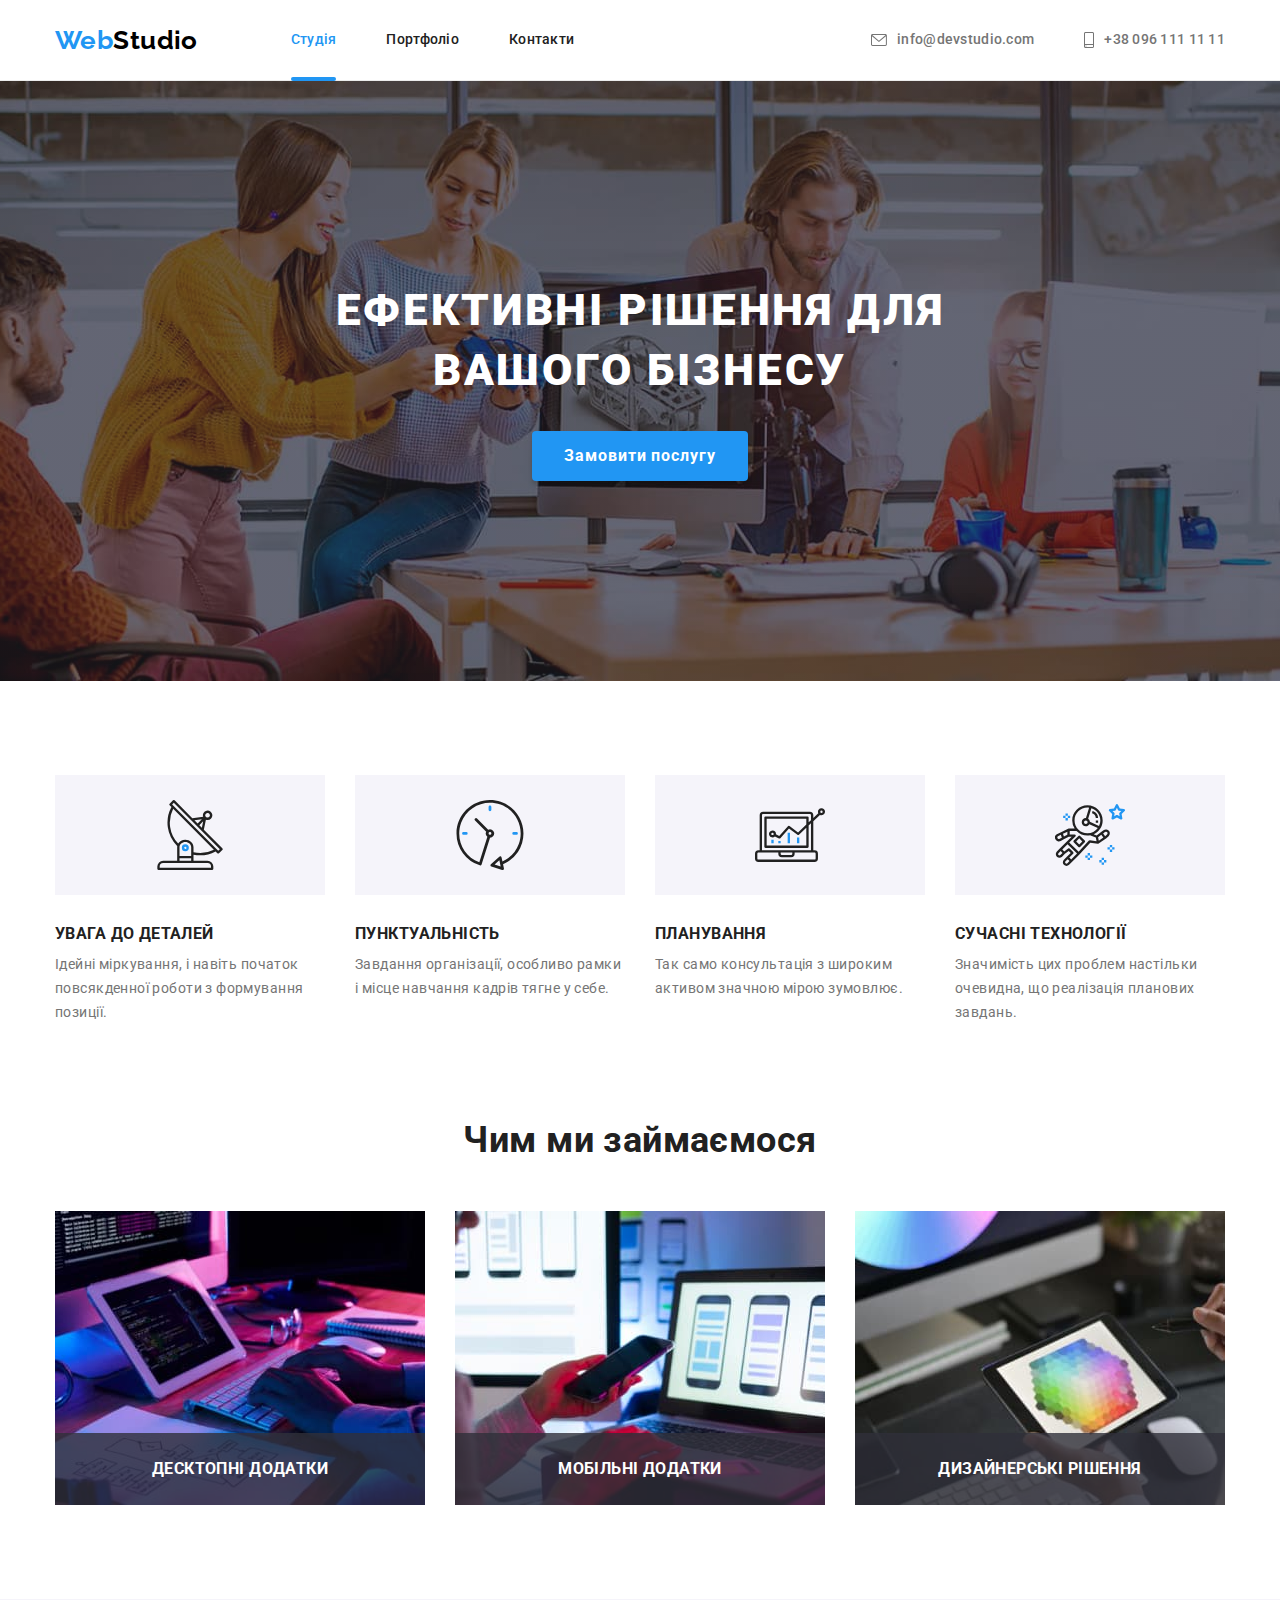
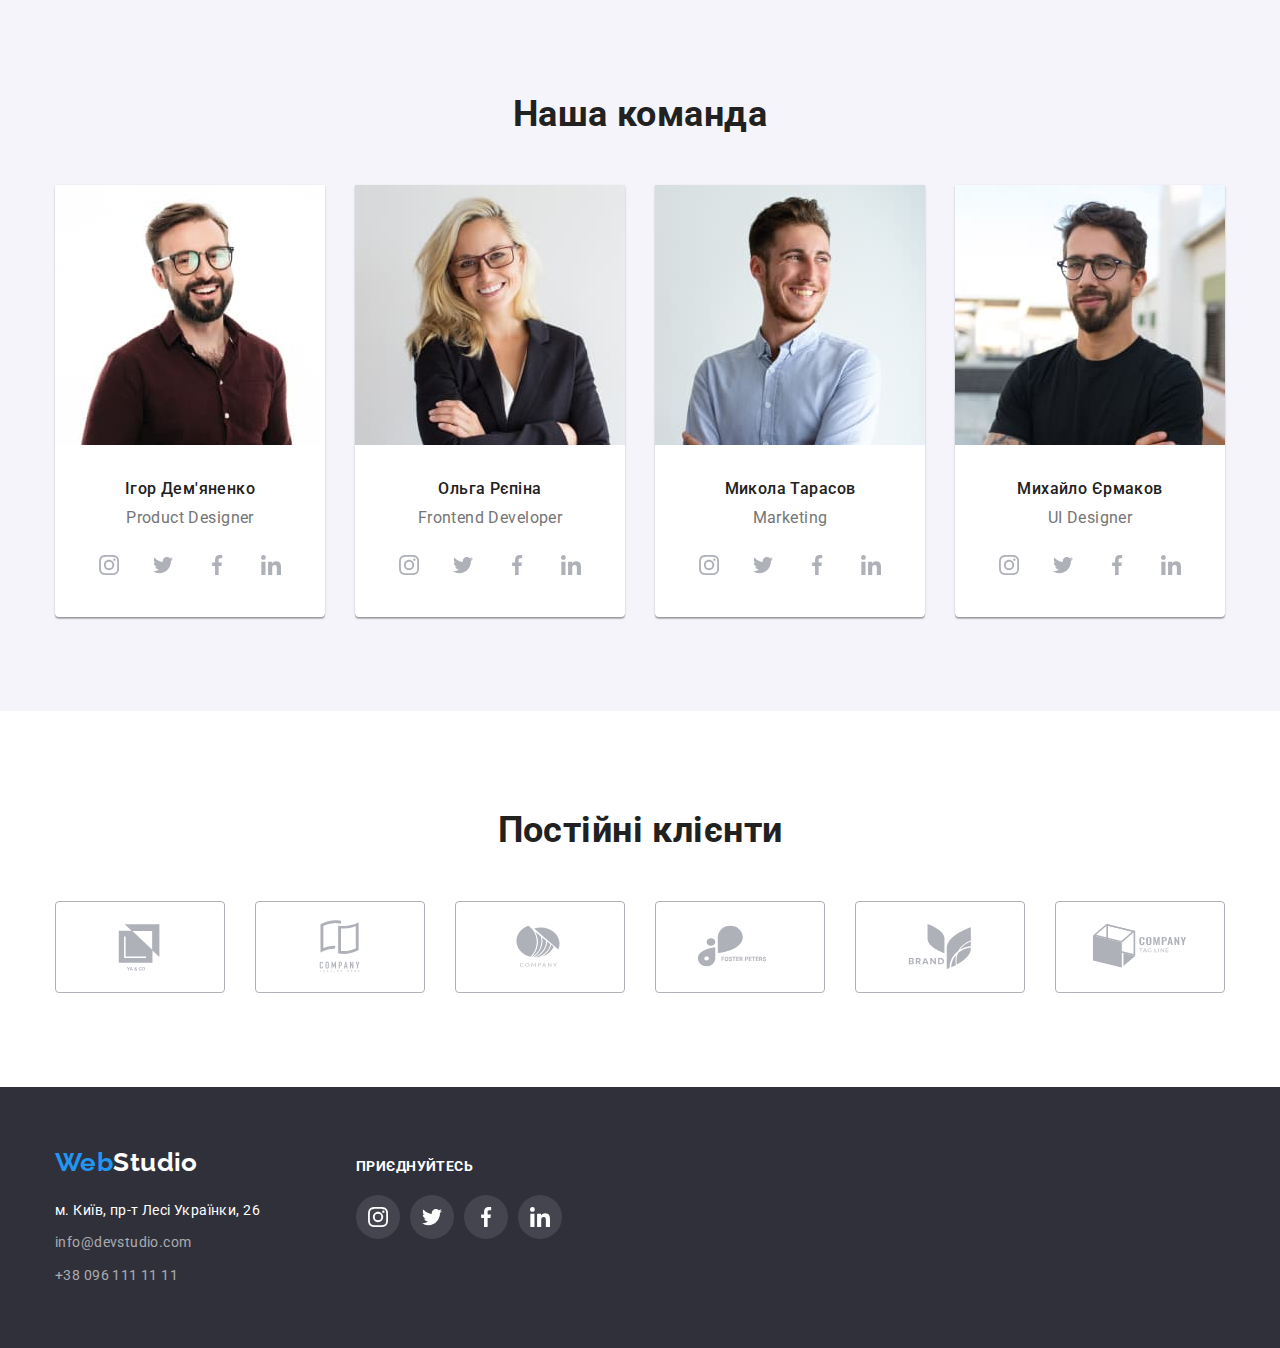
<file: index.html>
<!DOCTYPE html>
<html lang="uk">
  <head>
    <meta charset="UTF-8" />
    <meta http-equiv="X-UA-Compatible" content="IE=edge" />
    <meta name="viewport" content="width=device-width, initial-scale=1.0" />
    <link
      rel="stylesheet"
      href="https://cdn.jsdelivr.net/npm/modern-normalize@1.1.0/modern-normalize.min.css"
    />
    <link rel="preconnect" href="https://fonts.googleapis.com" />
    <link rel="preconnect" href="https://fonts.gstatic.com" crossorigin />
    <link
      href="https://fonts.googleapis.com/css2?family=Raleway:wght@700&family=Roboto:wght@400;500;700;900&display=swap"
      rel="stylesheet"
    />
    <link rel="stylesheet" href="./css/styles.css" />
    <title>Студія</title>
  </head>
  <body>
    <!-- Хедер -->
    <header class="header">
      <div class="container">
        <nav class="header-nav">
          <a class="logo logo-header" href="./index.html" lang="en"
            ><span>Web</span>Studio</a
          >
          <ul class="site-nav">
            <li class="list">
              <a class="link current" href="./index.html">Студія</a>
            </li>
            <li class="list">
              <a class="link" href="./portfolio.html">Портфоліо</a>
            </li>
            <li class="list"><a class="link" href="">Контакти</a></li>
          </ul>
        </nav>
        <ul class="contacts">
          <li>
            <a class="link" href="mailto:info@devstudio.com">
              <svg class="icon-contacts" width="16" height="12">
                <use href="./images/sprite.svg#icon-envelope"></use>
              </svg>
              info@devstudio.com
            </a>
          </li>
          <li>
            <a class="link" href="tel:+380961111111">
              <svg class="icon-contacts" width="10" height="16">
                <use href="./images/sprite.svg#icon-smartphone"></use>
              </svg>
              +38 096 111 11 11
            </a>
          </li>
        </ul>
      </div>
    </header>
    <main>
      <!--Герой-->
      <section class="hero">
        <h1 class="hero-title">Ефективні рішення для вашого бізнесу</h1>
        <button class="button-hero" type="button" data-modal-open>
          Замовити послугу
        </button>
      </section>
      <!--Перелік особливостей компанії-->
      <section class="section feature-section">
        <!--Сховається при роботі з CSS-->
        <!-- <h2 class="temp-section-title">Особливості компанії</h2> -->
        <div class="container">
          <ul class="feature-list">
            <li class="list icon-antenna">
              <div class="background-icon">
                <svg width="70" height="70">
                  <use href="./images/sprite.svg#icon-antenna"></use>
                </svg>
              </div>
              <h3 class="title">УВАГА ДО ДЕТАЛЕЙ</h3>
              <p class="text">
                Ідейні міркування, і навіть початок повсякденної роботи з
                формування позиції.
              </p>
            </li>
            <li class="list icon-clock">
              <div class="background-icon">
                <svg width="70" height="70">
                  <use href="./images/sprite.svg#icon-clock"></use>
                </svg>
              </div>
              <h3 class="title">ПУНКТУАЛЬНІСТЬ</h3>
              <p class="text">
                Завдання організації, особливо рамки і місце навчання кадрів
                тягне у себе.
              </p>
            </li>
            <li class="list icon-diagram">
              <div class="background-icon">
                <svg width="70" height="70">
                  <use href="./images/sprite.svg#icon-diagram"></use>
                </svg>
              </div>
              <h3 class="title">ПЛАНУВАННЯ</h3>
              <p class="text">
                Так само консультація з широким активом значною мірою зумовлює.
              </p>
            </li>
            <li class="list icon-astronaut">
              <div class="background-icon">
                <svg width="70" height="70">
                  <use href="./images/sprite.svg#icon-astronaut"></use>
                </svg>
              </div>
              <h3 class="title">СУЧАСНІ ТЕХНОЛОГІЇ</h3>
              <p class="text">
                Значимість цих проблем настільки очевидна, що реалізація
                планових завдань.
              </p>
            </li>
          </ul>
        </div>
      </section>
      <!--Чим займається компанія-->
      <section class="section">
        <div class="container">
          <h2 class="section-title">Чим ми займаємося</h2>
          <ul class="work-list">
            <li class="list">
              <img
                src="./images/programming.jpg"
                alt="Процес програмування сайту"
                width="370"
              />
              <h3 class="work-title">Десктопні додатки</h3>
            </li>
            <li class="list">
              <img
                src="./images/adaptation.jpg"
                alt="Процес адаптації сайту"
                width="370"
              />
              <h3 class="work-title">Мобільні додатки</h3>
            </li>
            <li class="list">
              <img
                src="./images/design.jpg"
                alt="Процес створення дизайну сайту"
                width="370"
              />
              <h3 class="work-title">Дизайнерські рішення</h3>
            </li>
          </ul>
        </div>
      </section>
      <!--Наша команда-->
      <section class="section section-worker">
        <div class="container">
          <h2 class="section-title">Наша команда</h2>
          <ul class="worker-list">
            <li class="list">
              <img
                src="./images/igor-photo.jpg"
                alt="Фото Ігора Дем'янченка"
                width="270"
              />
              <h3 class="worker-name">Ігор Дем'яненко</h3>
              <p class="profession" lang="en">Product Designer</p>
              <ul class="sn-list">
                <li>
                  <a
                    class="link"
                    target="_blank"
                    href="https://www.instagram.com"
                  >
                    <svg width="20" height="20">
                      <use href="./images/sprite.svg#icon-instagram"></use>
                    </svg>
                  </a>
                </li>
                <li>
                  <a class="link" target="_blank" href="https://twitter.com">
                    <svg width="20" height="20">
                      <use href="./images/sprite.svg#icon-twitter"></use>
                    </svg>
                  </a>
                </li>
                <li>
                  <a
                    class="link"
                    target="_blank"
                    href="https://www.facebook.com"
                  >
                    <svg width="20" height="20">
                      <use href="./images/sprite.svg#icon-facebook"></use>
                    </svg>
                  </a>
                </li>
                <li>
                  <a
                    class="link"
                    target="_blank"
                    href="https://www.linkedin.com"
                  >
                    <svg width="20" height="20">
                      <use href="./images/sprite.svg#icon-linkedin"></use>
                    </svg>
                  </a>
                </li>
              </ul>
            </li>
            <li class="list">
              <img
                src="./images/olga-photo.jpg"
                alt="Фото Ольги Рєпіної"
                width="270"
              />
              <h3 class="worker-name">Ольга Рєпіна</h3>
              <p class="profession" lang="en">Frontend Developer</p>
              <ul class="sn-list">
                <li>
                  <a
                    class="link"
                    target="_blank"
                    href="https://www.instagram.com"
                  >
                    <svg width="20" height="20">
                      <use href="./images/sprite.svg#icon-instagram"></use>
                    </svg>
                  </a>
                </li>
                <li>
                  <a class="link" target="_blank" href="https://twitter.com">
                    <svg width="20" height="20">
                      <use href="./images/sprite.svg#icon-twitter"></use>
                    </svg>
                  </a>
                </li>
                <li>
                  <a
                    class="link"
                    target="_blank"
                    href="https://www.facebook.com"
                  >
                    <svg width="20" height="20">
                      <use href="./images/sprite.svg#icon-facebook"></use>
                    </svg>
                  </a>
                </li>
                <li>
                  <a
                    class="link"
                    target="_blank"
                    href="https://www.linkedin.com"
                  >
                    <svg width="20" height="20">
                      <use href="./images/sprite.svg#icon-linkedin"></use>
                    </svg>
                  </a>
                </li>
              </ul>
            </li>
            <li class="list">
              <img
                src="./images/mykola-photo.jpg"
                alt="Фото Миколи Тарасова"
                width="270"
              />
              <h3 class="worker-name">Микола Тарасов</h3>
              <p class="profession" lang="en">Marketing</p>
              <ul class="sn-list">
                <li>
                  <a
                    class="link"
                    target="_blank"
                    href="https://www.instagram.com"
                  >
                    <svg width="20" height="20">
                      <use href="./images/sprite.svg#icon-instagram"></use>
                    </svg>
                  </a>
                </li>
                <li>
                  <a class="link" target="_blank" href="https://twitter.com">
                    <svg width="20" height="20">
                      <use href="./images/sprite.svg#icon-twitter"></use>
                    </svg>
                  </a>
                </li>
                <li>
                  <a
                    class="link"
                    target="_blank"
                    href="https://www.facebook.com"
                  >
                    <svg width="20" height="20">
                      <use href="./images/sprite.svg#icon-facebook"></use>
                    </svg>
                  </a>
                </li>
                <li>
                  <a
                    class="link"
                    target="_blank"
                    href="https://www.linkedin.com"
                  >
                    <svg width="20" height="20">
                      <use href="./images/sprite.svg#icon-linkedin"></use>
                    </svg>
                  </a>
                </li>
              </ul>
            </li>
            <li class="list">
              <img
                src="./images/mykhailo-photo.jpg"
                alt="Фото Михайла Єрмакова"
                width="270"
              />
              <h3 class="worker-name">Михайло Єрмаков</h3>
              <p class="profession" lang="en">UI Designer</p>
              <ul class="sn-list">
                <li>
                  <a
                    class="link"
                    target="_blank"
                    href="https://www.instagram.com"
                  >
                    <svg width="20" height="20">
                      <use href="./images/sprite.svg#icon-instagram"></use>
                    </svg>
                  </a>
                </li>
                <li>
                  <a class="link" target="_blank" href="https://twitter.com">
                    <svg width="20" height="20">
                      <use href="./images/sprite.svg#icon-twitter"></use>
                    </svg>
                  </a>
                </li>
                <li>
                  <a
                    class="link"
                    target="_blank"
                    href="https://www.facebook.com"
                  >
                    <svg width="20" height="20">
                      <use href="./images/sprite.svg#icon-facebook"></use>
                    </svg>
                  </a>
                </li>
                <li>
                  <a
                    class="link"
                    target="_blank"
                    href="https://www.linkedin.com"
                  >
                    <svg width="20" height="20">
                      <use href="./images/sprite.svg#icon-linkedin"></use>
                    </svg>
                  </a>
                </li>
              </ul>
            </li>
          </ul>
        </div>
      </section>
      <!-- Постійні клієнти -->
      <section class="section clients-section">
        <div class="container">
          <h2 class="clients-title">Постійні клієнти</h2>
          <ul class="clients-list">
            <li class="list">
              <a class="link" target="_blank" href="">
                <svg width="106" height="60">
                  <use href="./images/sprite.svg#icon-logo1"></use>
                </svg>
              </a>
            </li>
            <li class="list">
              <a class="link" target="_blank" href="">
                <svg width="106" height="60">
                  <use href="./images/sprite.svg#icon-logo2"></use>
                </svg>
              </a>
            </li>
            <li class="list">
              <a class="link" target="_blank" href="">
                <svg width="106" height="60">
                  <use href="./images/sprite.svg#icon-logo3"></use>
                </svg>
              </a>
            </li>
            <li class="list">
              <a class="link" target="_blank" href="">
                <svg width="106" height="60">
                  <use href="./images/sprite.svg#icon-logo4"></use>
                </svg>
              </a>
            </li>
            <li class="list">
              <a class="link" target="_blank" href="">
                <svg width="106" height="60">
                  <use href="./images/sprite.svg#icon-logo5"></use>
                </svg>
              </a>
            </li>
            <li class="list">
              <a class="link" target="_blank" href="">
                <svg width="106" height="60">
                  <use href="./images/sprite.svg#icon-logo6"></use>
                </svg>
              </a>
            </li>
          </ul>
        </div>
      </section>
    </main>
    <!-- Футер -->
    <footer class="footer">
      <div class="container">
        <div class="footer-contant">
          <a class="logo logo-footer" href="./index.html" lang="en"
            ><span>Web</span>Studio</a
          >
          <address>
            <p class="address">м. Київ, пр-т Лесі Українки, 26</p>
            <ul class="contacts-footer">
              <li class="list">
                <a class="link" href="mailto:info@devstudio.com"
                  >info@devstudio.com</a
                >
              </li>
              <li>
                <a class="link" href="tel:+380961111111">+38 096 111 11 11</a>
              </li>
            </ul>
          </address>
        </div>
        <div class="footer-sn">
          <h2 class="sn-title">Приєднуйтесь</h2>
          <ul class="sn-list">
            <li>
              <a class="link" target="_blank" href="https://www.instagram.com">
                <svg width="20" height="20">
                  <use href="./images/sprite.svg#icon-instagram"></use>
                </svg>
              </a>
            </li>
            <li>
              <a class="link" target="_blank" href="https://twitter.com">
                <svg width="20" height="20">
                  <use href="./images/sprite.svg#icon-twitter"></use>
                </svg>
              </a>
            </li>
            <li>
              <a class="link" target="_blank" href="https://www.facebook.com">
                <svg width="20" height="20">
                  <use href="./images/sprite.svg#icon-facebook"></use>
                </svg>
              </a>
            </li>
            <li>
              <a class="link" target="_blank" href="https://www.linkedin.com">
                <svg width="20" height="20">
                  <use href="./images/sprite.svg#icon-linkedin"></use>
                </svg>
              </a>
            </li>
          </ul>
        </div>
      </div>
    </footer>
    <!-- Модалка -->
    <div class="backdrop is-hidden" data-modal>
      <div class="modal">
        <button class="background-dagger" type="button" data-modal-close>
          <svg class="icon-dagger" height="11" width="11">
            <use href="./images/sprite.svg#icon-dagger"></use>
          </svg>
        </button>
      </div>
    </div>
    <script src="./js/modal.js"></script>
  </body>
</html>
</file>
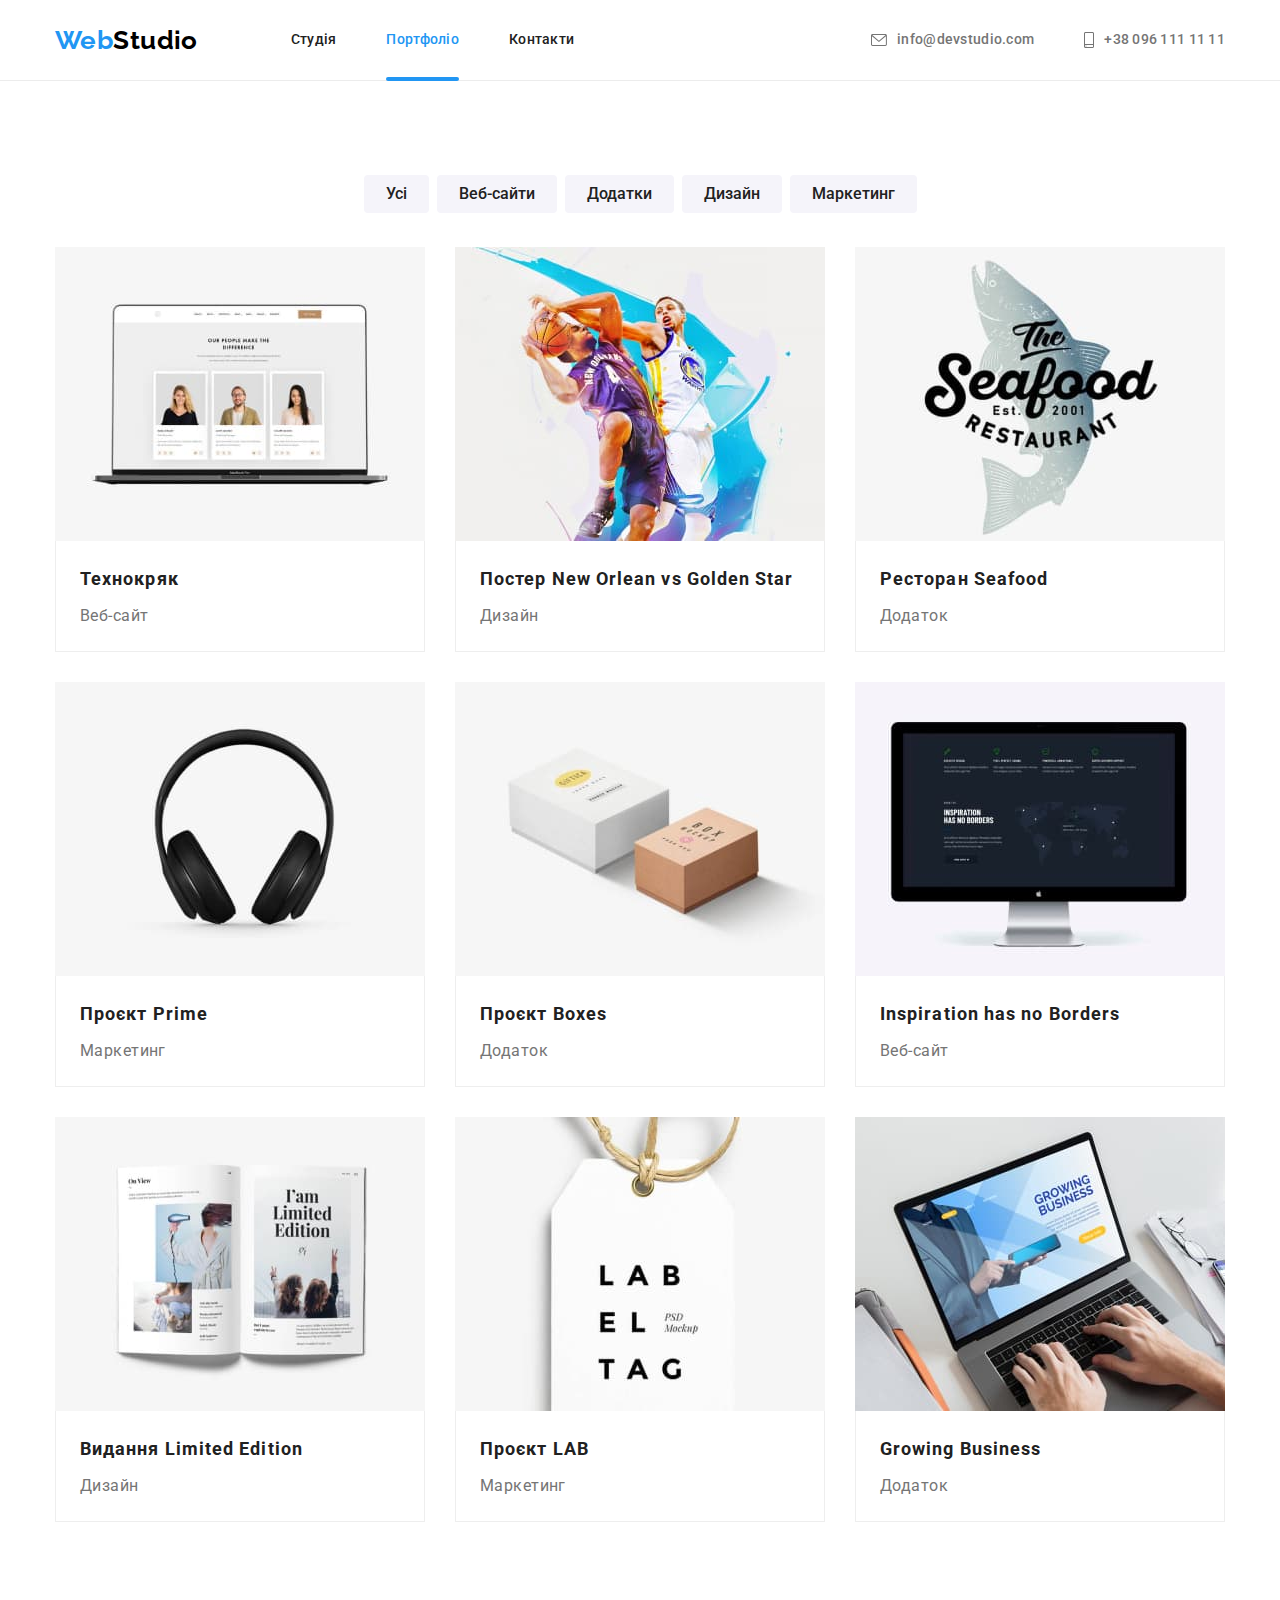
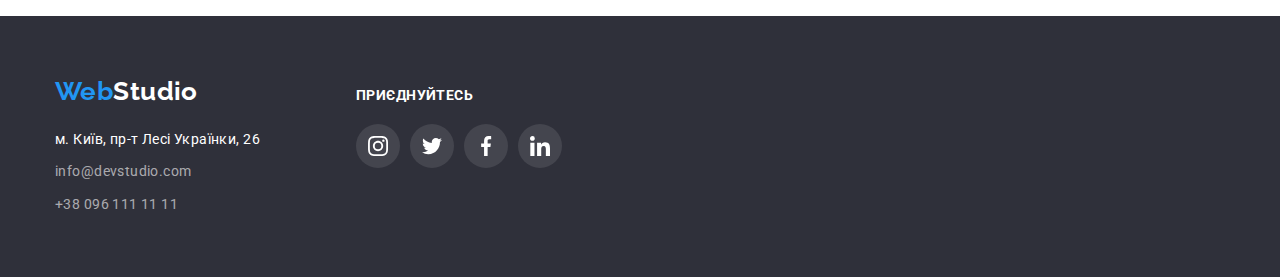
<file: portfolio.html>
<!DOCTYPE html>
<html lang="en">
  <head>
    <meta charset="UTF-8" />
    <meta http-equiv="X-UA-Compatible" content="IE=edge" />
    <meta name="viewport" content="width=device-width, initial-scale=1.0" />
    <link
      rel="stylesheet"
      href="https://cdn.jsdelivr.net/npm/modern-normalize@1.1.0/modern-normalize.min.css"
    />
    <link rel="preconnect" href="https://fonts.googleapis.com" />
    <link rel="preconnect" href="https://fonts.gstatic.com" crossorigin />
    <link
      href="https://fonts.googleapis.com/css2?family=Raleway:wght@700&family=Roboto:wght@400;500;700;900&display=swap"
      rel="stylesheet"
    />
    <link rel="stylesheet" href="./css/styles.css" />
    <title>Портфоліо</title>
  </head>
  <body>
    <!-- Хедер -->
    <header class="header">
      <div class="container">
        <nav class="header-nav">
          <a class="logo logo-header" href="./index.html" lang="en"
            ><span>Web</span>Studio</a
          >
          <ul class="site-nav">
            <li class="list"><a class="link" href="./index.html">Студія</a></li>
            <li class="list">
              <a class="link current" href="./portfolio.html">Портфоліо</a>
            </li>
            <li class="list"><a class="link" href="">Контакти</a></li>
          </ul>
        </nav>
        <ul class="contacts">
          <li>
            <a class="link" href="mailto:info@devstudio.com">
              <svg class="icon-contacts" width="16" height="12">
                <use href="./images/sprite.svg#icon-envelope"></use>
              </svg>
              info@devstudio.com
            </a>
          </li>
          <li>
            <a class="link" href="tel:+380961111111">
              <svg class="icon-contacts" width="10" height="16">
                <use href="./images/sprite.svg#icon-smartphone"></use>
              </svg>
              +38 096 111 11 11
            </a>
          </li>
        </ul>
      </div>
    </header>
    <main class="main">
      <section class="section section-project">
        <div class="container">
          <!--Сховається при роботі з CSS-->
          <!-- <h1 class="temp-section-title">Портфоліо</h1> -->
          <!-- Кнопки для фільтру -->
          <ul class="button-list">
            <li class="list">
              <button class="button" type="button">Усі</button>
            </li>
            <li class="list">
              <button class="button" type="button">Веб-сайти</button>
            </li>
            <li class="list">
              <button class="button" type="button">Додатки</button>
            </li>
            <li class="list">
              <button class="button" type="button">Дизайн</button>
            </li>
            <li class="list">
              <button class="button" type="button">Маркетинг</button>
            </li>
          </ul>
          <!-- Список проектів  -->
          <ul class="project-list">
            <li class="list">
              <a href="">
                <div class="project-overlay">
                  <img
                    src="./images/tekhnokryak.jpg"
                    alt="Веб-сайт Технокряк"
                    width="370"
                  />
                  <div class="overlay">
                    <p class="description">
                      Ресурс пропонує комплексні пропозиції з різним рівнем
                      функціоналу та сервісів. Все це дозволить відвідувачу
                      отримати вичерпні відомості про компанію чи приватну
                      особу.
                    </p>
                  </div>
                </div>
                <div class="border">
                  <h2 class="title">Технокряк</h2>
                  <p class="type">Веб-сайт</p>
                </div>
              </a>
            </li>
            <li class="list">
              <a href="">
                <div class="project-overlay">
                  <img
                    src="./images/new-orleans-poster.jpg"
                    alt="Постер New Orlean vs Golden Star"
                    width="370"
                  />
                  <div class="overlay">
                    <p class="description">
                      Ресурс пропонує комплексні пропозиції з різним рівнем
                      функціоналу та сервісів. Все це дозволить відвідувачу
                      отримати вичерпні відомості про компанію чи приватну
                      особу.
                    </p>
                  </div>
                </div>
                <div class="border">
                  <h2 class="title">Постер New Orlean vs Golden Star</h2>
                  <p class="type">Дизайн</p>
                </div>
              </a>
            </li>
            <li class="list">
              <a href="">
                <div class="project-overlay">
                  <img
                    src="./images/seafood.jpg"
                    alt="Ресторан Seafood"
                    width="370"
                  />
                  <div class="overlay">
                    <p class="description">
                      Ресурс пропонує комплексні пропозиції з різним рівнем
                      функціоналу та сервісів. Все це дозволить відвідувачу
                      отримати вичерпні відомості про компанію чи приватну
                      особу.
                    </p>
                  </div>
                </div>
                <div class="border">
                  <h2 class="title">Ресторан Seafood</h2>
                  <p class="type">Додаток</p>
                </div>
              </a>
            </li>
            <li class="list">
              <a href="">
                <div class="project-overlay">
                  <img
                    src="./images/prime.jpg"
                    alt="Проєкт Prime"
                    width="370"
                  />
                  <div class="overlay">
                    <p class="description">
                      Ресурс пропонує комплексні пропозиції з різним рівнем
                      функціоналу та сервісів. Все це дозволить відвідувачу
                      отримати вичерпні відомості про компанію чи приватну
                      особу.
                    </p>
                  </div>
                </div>
                <div class="border">
                  <h2 class="title">Проєкт Prime</h2>
                  <p class="type">Маркетинг</p>
                </div>
              </a>
            </li>
            <li class="list">
              <a href="">
                <div class="project-overlay">
                  <img
                    src="./images/boxes.jpg"
                    alt="Проєкт Boxes"
                    width="370"
                  />
                  <div class="overlay">
                    <p class="description">
                      Ресурс пропонує комплексні пропозиції з різним рівнем
                      функціоналу та сервісів. Все це дозволить відвідувачу
                      отримати вичерпні відомості про компанію чи приватну
                      особу.
                    </p>
                  </div>
                </div>
                <div class="border">
                  <h2 class="title">Проєкт Boxes</h2>
                  <p class="type">Додаток</p>
                </div>
              </a>
            </li>
            <li class="list">
              <a href="">
                <div class="project-overlay">
                  <img
                    src="./images/inspiration.jpg"
                    alt="Inspiration has no Borders"
                    width="370"
                  />
                  <div class="overlay">
                    <p class="description">
                      Ресурс пропонує комплексні пропозиції з різним рівнем
                      функціоналу та сервісів. Все це дозволить відвідувачу
                      отримати вичерпні відомості про компанію чи приватну
                      особу.
                    </p>
                  </div>
                </div>
                <div class="border">
                  <h2 class="title">Inspiration has no Borders</h2>
                  <p class="type">Веб-сайт</p>
                </div>
              </a>
            </li>
            <li class="list">
              <a href="">
                <div class="project-overlay">
                  <img
                    src="./images/limited-edition.jpg"
                    alt="Видання Limited Edition"
                    width="370"
                  />
                  <div class="overlay">
                    <p class="description">
                      Ресурс пропонує комплексні пропозиції з різним рівнем
                      функціоналу та сервісів. Все це дозволить відвідувачу
                      отримати вичерпні відомості про компанію чи приватну
                      особу.
                    </p>
                  </div>
                </div>
                <div class="border">
                  <h2 class="title">Видання Limited Edition</h2>
                  <p class="type">Дизайн</p>
                </div>
              </a>
            </li>
            <li class="list">
              <a href="">
                <div class="project-overlay">
                  <img src="./images/lab.jpg" alt="Проєкт LAB" width="370" />
                  <div class="overlay">
                    <p class="description">
                      Ресурс пропонує комплексні пропозиції з різним рівнем
                      функціоналу та сервісів. Все це дозволить відвідувачу
                      отримати вичерпні відомості про компанію чи приватну
                      особу.
                    </p>
                  </div>
                </div>
                <div class="border">
                  <h2 class="title">Проєкт LAB</h2>
                  <p class="type">Маркетинг</p>
                </div>
              </a>
            </li>
            <li class="list">
              <a href="">
                <div class="project-overlay">
                  <img
                    src="./images/growing-business.jpg"
                    alt="Growing BusinessS"
                    width="370"
                  />
                  <div class="overlay">
                    <p class="description">
                      Ресурс пропонує комплексні пропозиції з різним рівнем
                      функціоналу та сервісів. Все це дозволить відвідувачу
                      отримати вичерпні відомості про компанію чи приватну
                      особу.
                    </p>
                  </div>
                </div>
                <div class="border">
                  <h2 class="title">Growing Business</h2>
                  <p class="type">Додаток</p>
                </div>
              </a>
            </li>
          </ul>
        </div>
      </section>
    </main>
    <!-- Футер -->
    <footer class="footer">
      <div class="container">
        <div class="footer-contant">
          <a class="logo logo-footer" href="./index.html" lang="en"
            ><span>Web</span>Studio</a
          >
          <address>
            <p class="address">м. Київ, пр-т Лесі Українки, 26</p>
            <ul class="contacts-footer">
              <li class="list">
                <a class="link" href="mailto:info@devstudio.com"
                  >info@devstudio.com</a
                >
              </li>
              <li>
                <a class="link" href="tel:+380961111111">+38 096 111 11 11</a>
              </li>
            </ul>
          </address>
        </div>
        <div class="footer-sn">
          <h2 class="sn-title">Приєднуйтесь</h2>
          <ul class="sn-list">
            <li>
              <a class="link" target="_blank" href="https://www.instagram.com">
                <svg width="20" height="20">
                  <use href="./images/sprite.svg#icon-instagram"></use>
                </svg>
              </a>
            </li>
            <li>
              <a class="link" target="_blank" href="https://twitter.com">
                <svg width="20" height="20">
                  <use href="./images/sprite.svg#icon-twitter"></use>
                </svg>
              </a>
            </li>
            <li>
              <a class="link" target="_blank" href="https://www.facebook.com">
                <svg width="20" height="20">
                  <use href="./images/sprite.svg#icon-facebook"></use>
                </svg>
              </a>
            </li>
            <li>
              <a class="link" target="_blank" href="https://www.linkedin.com">
                <svg width="20" height="20">
                  <use href="./images/sprite.svg#icon-linkedin"></use>
                </svg>
              </a>
            </li>
          </ul>
        </div>
      </div>
    </footer>
  </body>
</html>
</file>
<file: css/styles.css>
/* - - - - - - Змінні - - - - - - */
:root {
    --primary-text-color: #757575;
    --secondary-text-color: #212121;
    --accent-color: #2196F3;
    --primary-bgd-color: #ffffff;
    --secondary-bgd-color: #f5f4fa;

}

/* - - - - - - Гобальні стилі - - - - - - */
body {
    background-color: var(--primary-bgd-color);
    color: var(--primary-text-color);
    max-width: 1600px;
    font-family: Roboto, sans-serif;
    font-size: 14px;
    letter-spacing: 0.03em;

    margin: 0 auto;

}

ul {
    list-style-type: none;
    padding-left: 0;
}

a {
    text-decoration: none;
}

h1, h2, h3, ul, p {
    margin: 0 0;
}

.container {
    width: 1200px;
    margin: 0 auto;
    padding: 0 15px;
}

/* - - - - - - Студія - - - - - - */

/* - - - - Heder - - - - */
.header {
    border-bottom: 1px solid #ECECEC;
}

.header > .container {
    display: flex;
    justify-content: space-between;
    align-items: center;
}

.header-nav {
    display: flex;
    align-items: center;
}

.header .link {
    font-weight: 500;
    line-height: 1.14;
    letter-spacing: 0.02em;
    fill: var(--primary-text-color);

    transition: color 250ms cubic-bezier(0.4, 0, 0.2, 1),
    fill 250ms cubic-bezier(0.4, 0, 0.2, 1);
}

.header .link:hover,
.header .link:focus {
    color: var(--accent-color);
    fill: var(--accent-color)
}


/* - - Логотип - - */
.logo {
    font-family: Raleway, sans-serif;
    font-weight: 700;
    font-size: 26px;
    line-height: 1.19;
    color: #000000;
}

.logo-header {
    margin-right: 93px;
}

.logo > span {
    color: var(--accent-color);
}

/* - - Навігація - - */
.site-nav {
    display: flex;
    align-items: center;
    gap: 50px;
}

.site-nav > .list{
    position: relative;
}

.site-nav .link {
    display: inline-block;
    padding: 32px 0;
    color: var(--secondary-text-color);
}

.site-nav .link.current::after {
    content: '';
        
    position: absolute;
    bottom: 0;
        
    transform: translateY(1px);
        
    display: block;
    width: 100%;
    height: 4px;
        
    background-color: var(--accent-color);
    border-radius: 2px;
}

.site-nav .link.current{ /*Надає колір поточній вкладці*/
    color: var(--accent-color);
}

/* - - Контактні дані - - */
.contacts {
    display: flex;
    align-items: center;
    gap: 50px;
}

.contacts .link {
    display: flex;
    align-items: center;
    padding: 32px 0;
    color: var(--primary-text-color);
}

.icon-contacts {
    margin-right: 10px;
}



/* - - - - Main - - - - */
.section-title {
    font-size: 36px;
    line-height: 1.17;
    text-align: center;   
    color: var(--secondary-text-color);
    margin-bottom: 50px;
}

.section {
    padding-bottom: 94px;
}

/* - - Секція Герой - - */
.hero {
    background-color: #2F303A;
    text-align: center;

    padding: 200px 0;

    background-image: linear-gradient(
        to right, 
        rgba(47, 48, 58, 0.4),
        rgba(47, 48, 58, 0.4)
        ), url(../images/background-fone.jpg);
    background-position: center;
}

.hero-title {
    font-weight: 900;
    font-size: 44px;
    max-width: 696px;
    line-height: 1.36;
    letter-spacing: 0.06em;
    color: #FFFFFF;
    text-transform: uppercase; 

    margin: 0 auto;
    margin-bottom: 30px; 
}

.button-hero {
    font-weight: 700;
    font-size: 16px;
    line-height: 1.88;
    letter-spacing: 0.06em;
    color: #FFFFFF;
    background-color: var(--accent-color);
    text-align: center;
    min-width: 216px;

    cursor: pointer;

    box-shadow: 0px 4px 4px rgba(0, 0, 0, 0.15);
    padding: 10px 32px;
    border-radius: 4px;
    border: none;     
    
    transition: background-color 250ms cubic-bezier(0.4, 0, 0.2, 1);
}

.button-hero:hover, 
.button-hero:focus {
    background-color: #188CE8;
}

/* - - Перелік особливостей компанії - - */
.feature-list {
    display: flex;
    justify-content: space-between;
}

.feature-list .title {
    line-height: 1.14;
    color: var(--secondary-text-color);
    text-transform: uppercase;

    margin-bottom: 10px;
}

.feature-list .text {
    line-height: 1.71;
}

.feature-list > .list {
    width: 270px;
}

.feature-section {
    padding-top: 94px;
}

.feature-list .background-icon {
    display: flex;
    justify-content: center;
    align-items: center;
    height: 120px;
    background-color: var(--secondary-bgd-color);

    margin-bottom: 30px;
}

/* - - Чим займається компанія - - */
.work-list img { 
    display: block;
}

.work-list {
    display: flex;
    justify-content: space-between;
}

.work-list > .list {
    position: relative;
}

.work-title {
    position: absolute;
    bottom: 0;

    display: block;
    width: 100%;
    text-align: center;
    line-height: 1.14;
    text-transform: uppercase;
    padding: 27px 0;

    background-color: rgba(47, 48, 58, 0.8);
    color: #FFFFFF;
}


/* - - Команда комапнії - - */
.section-worker {
    background-color: var(--secondary-bgd-color);
    
    padding-top: 94px;
}

.worker-name {
    font-weight: 500;
    font-size: 16px;
    line-height: 1.19;
    color: var(--secondary-text-color);

    margin-bottom: 10px;
}

.profession {
    font-size: 16px;
    line-height: 1.19;
    margin-bottom: 16px;
}

.worker-list {
    display: flex;
    justify-content: space-between;
}

.worker-list > .list {
    background-color: #FFFFFF;
    text-align: center;
    box-shadow: 0px 1px 3px rgba(0, 0, 0, 0.12), 
                0px 1px 1px rgba(0, 0, 0, 0.14), 
                0px 2px 1px rgba(0, 0, 0, 0.2);
    border-radius: 0px 0px 4px 4px;

    padding-bottom: 30px;
}

.worker-list img {
    margin-bottom: 30px;
}

.worker-list .sn-list {
    display: flex;

    padding: 0 32px;
    gap: 10px;
}

.worker-list .link {
    display: flex;
    justify-content: center;
    align-items: center;
    border-radius: 50%;
    fill: #AFB1B8;

    height: 44px;
    width: 44px;

    transition: background-color 250ms cubic-bezier(0.4, 0, 0.2, 1),
    fill 250ms cubic-bezier(0.4, 0, 0.2, 1);
}

.worker-list .link:hover,
.worker-list .link:focus {
    background-color: var(--accent-color);
    fill: #FFFFFF;
}

/* - - Постійні клієнти - - */

.clients-list {
    display: flex;
    gap: 30px;
}

.clients-title {
    font-size: 36px;
    line-height: 1.17;
    text-align: center;
    color: var(--secondary-text-color);

    margin-bottom: 50px;
}

.clients-list .link {
    fill: #AFB1B8;
    width: 170px;
    height: 92px;
    border: 1px solid #AFB1B8;
    border-radius: 4px;

    display: flex;
    justify-content: center;
    align-items: center;

    transition: border-color 250ms cubic-bezier(0.4, 0, 0.2, 1),
    fill 250ms cubic-bezier(0.4, 0, 0.2, 1);
}

.clients-list .link:hover,
.clients-list .link:focus {
    border-color: var(--accent-color);
    fill: var(--accent-color);
}

.clients-section {
    padding-top: 98px;
}

/* - - - - Footer - - - - */
.footer {
    background-color: #2F303A;
    padding: 60px 0;
}

.footer > .container {
    display: flex;
    align-items:baseline;
}

.footer-contant {
    width: 231px;
    margin-right: 70px;
}

.logo-footer {
    display: inline-block;
    color: #FFFFFF;
    text-shadow: none;

    margin-bottom: 20px;
}

.address {
    font-style: normal;
    line-height: 24px;
    color: #FFFFFF;

    margin-bottom: 9px;
}

.contacts-footer .link {
    font-style: normal;
    line-height: 1.71;
    color: rgba(255, 255, 255, 0.6);

    transition: color 250ms cubic-bezier(0.4, 0, 0.2, 1)
}

.footer .link:hover,
.footer .link:focus {
    color: var(--accent-color);
}

.contacts-footer .list:not(:last-child) {
    margin-bottom: 9px;
}

.footer-sn > .sn-title {
    font-weight: 700;
    font-size: 14px;
    line-height: 1.14;
    text-transform: uppercase;
    color: #FFFFFF;

    margin-bottom: 20px;
}

.footer-sn .sn-list {
    display: flex;
    gap: 10px;
}

.footer-sn .link {
    display: flex;
    justify-content: center;
    align-items: center;
    height: 44px;
    width: 44px;
    fill: #ffffff;

    background: rgba(255, 255, 255, 0.1);
    border-radius: 50%;
    background-repeat: no-repeat;
    background-position: center;
    
    transition: background-color 250ms cubic-bezier(0.4, 0, 0.2, 1);
}

.footer-sn .link:hover,
.footer-sn .link:focus {
    background-color: var(--accent-color);
}

/* - - Модалка - - */
.backdrop {
    position: fixed;
    top: 0;
    left: 0;
    height: 100%;
    width: 100%;
    background-color: rgba(0, 0, 0, 0.2);
    
    opacity: 1;
    transition: opacity 250ms cubic-bezier(0.4, 0, 0.2, 1);
}

.backdrop.is-hidden {
    opacity: 0;
    pointer-events: none;
    visibility: visible;
}

.backdrop.is-hidden .modal {
    transform: translate(-50%, -50%) scale(1.1) ;
}

.modal {
    position: absolute;
    top: 50%;
    left: 50%;
    transform: translate(-50%, -50%) scale(1) ;
    transition: transform 250ms cubic-bezier(0.4, 0, 0.2, 1);

    min-height: 581px;
    min-width: 528px;
    background-color: #FFFFFF;
    box-shadow: 0px 1px 3px rgba(0, 0, 0, 0.12), 0px 1px 1px rgba(0, 0, 0, 0.14), 0px 2px 1px rgba(0, 0, 0, 0.2);
    border-radius: 4px;

    padding: 8px;
}

.background-dagger {
    position: absolute;
    top: 8px;
    right: 8px;

    display: flex;
    justify-content: center;
    align-items: center;
    
    background-color: #FFFFFF;
    border: 1px solid rgb(0, 0, 0, 0.1);
    border-radius: 50%;
    height: 30px;
    width: 30px;

    padding: 0;
}

/* - - - - - - Портфоліо - - - - - - */

/* - - - - Main - - - - */
.section-project {
    padding-top: 94px;
}
/* - - Фільтер - - */
.button-list {
    display: flex;
    justify-content: center;
    margin-bottom: 34px;
    gap: 8px;
}

.button-list .button {
    font-weight: 500;
    font-size: 16px;
    line-height: 1.63;
    color: var(--secondary-text-color);
    cursor: pointer;
    border: none;
    background-color: var(--secondary-bgd-color);
    border-radius: 4px;

    padding: 6px 22px;

    transition: background-color 250ms cubic-bezier(0.4, 0, 0.2, 1),
    color 250ms cubic-bezier(0.4, 0, 0.2, 1),
    box-shadow 250ms cubic-bezier(0.4, 0, 0.2, 1);
}

.button-list .button:hover,
.button-list .button:focus {
    color: #FFFFFF;
    background-color: var(--accent-color);
    box-shadow: 0px 3px 1px rgba(0, 0, 0, 0.1), 
    0px 1px 2px rgba(0, 0, 0, 0.08), 
    0px 2px 2px rgba(0, 0, 0, 0.12);
    
}

/* - - Список проектів - - */
.project-list {
    display: flex;
    flex-wrap: wrap;
    gap: 30px;
}

.project-list > .list {
    transition: box-shadow 250ms cubic-bezier(0.4, 0, 0.2, 1);
}

.project-list > .list:hover,
.project-list > .list:focus {
    box-shadow: 0px 1px 1px rgba(0, 0, 0, 0.12), 
    0px 4px 4px rgba(0, 0, 0, 0.06), 
    1px 4px 6px rgba(0, 0, 0, 0.16);
}

.project-list .border {
    border-bottom: 1px solid #EEEEEE;
    border-right: 1px solid #EEEEEE;
    border-left: 1px solid #EEEEEE;
    padding: 20px 24px;
}

.project-list .title {
    font-size: 18px;
    line-height: 2;
    letter-spacing: 0.06em;
    color: var(--secondary-text-color);
    
    margin-bottom: 4px;
}

.project-list .type {
    font-size: 16px;
    line-height: 1.88;
    color: var(--primary-text-color);
}

.project-list img {
    display: block;
}

.project-overlay {
    position: relative;
    overflow: hidden;
}

.project-overlay .overlay {
    position: absolute;

    bottom: 0;
    height: 100%;
    transform: translateY(100%);
    transition: transform 250ms cubic-bezier(0.4, 0, 0.2, 1);

    background-color: rgba(33, 150, 243, 0.9);

    padding: 63px 24px;
}

.project-list > .list:hover .overlay {
    transform: translateX(0);
}

.overlay > .description {
    font-size: 18px;
    line-height: 1.56;
    color: #FFFFFF;
}
</file>
